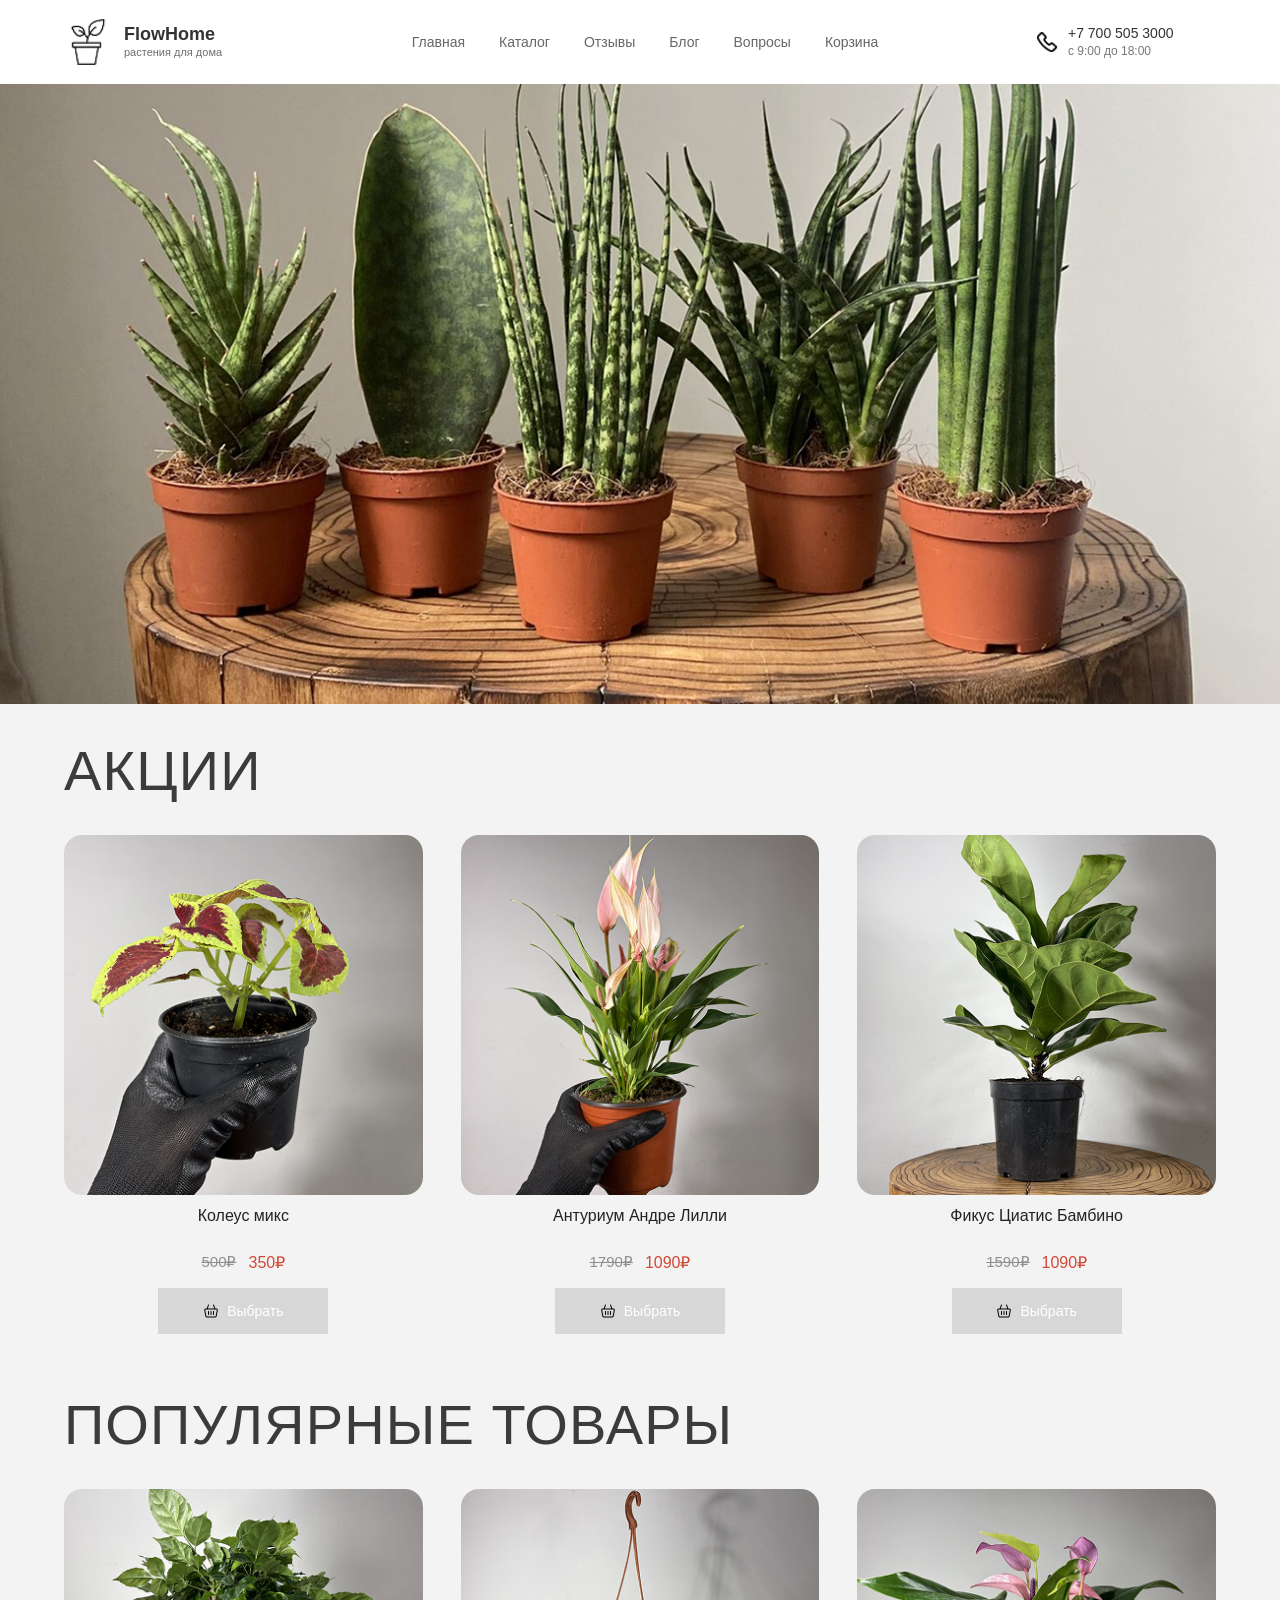
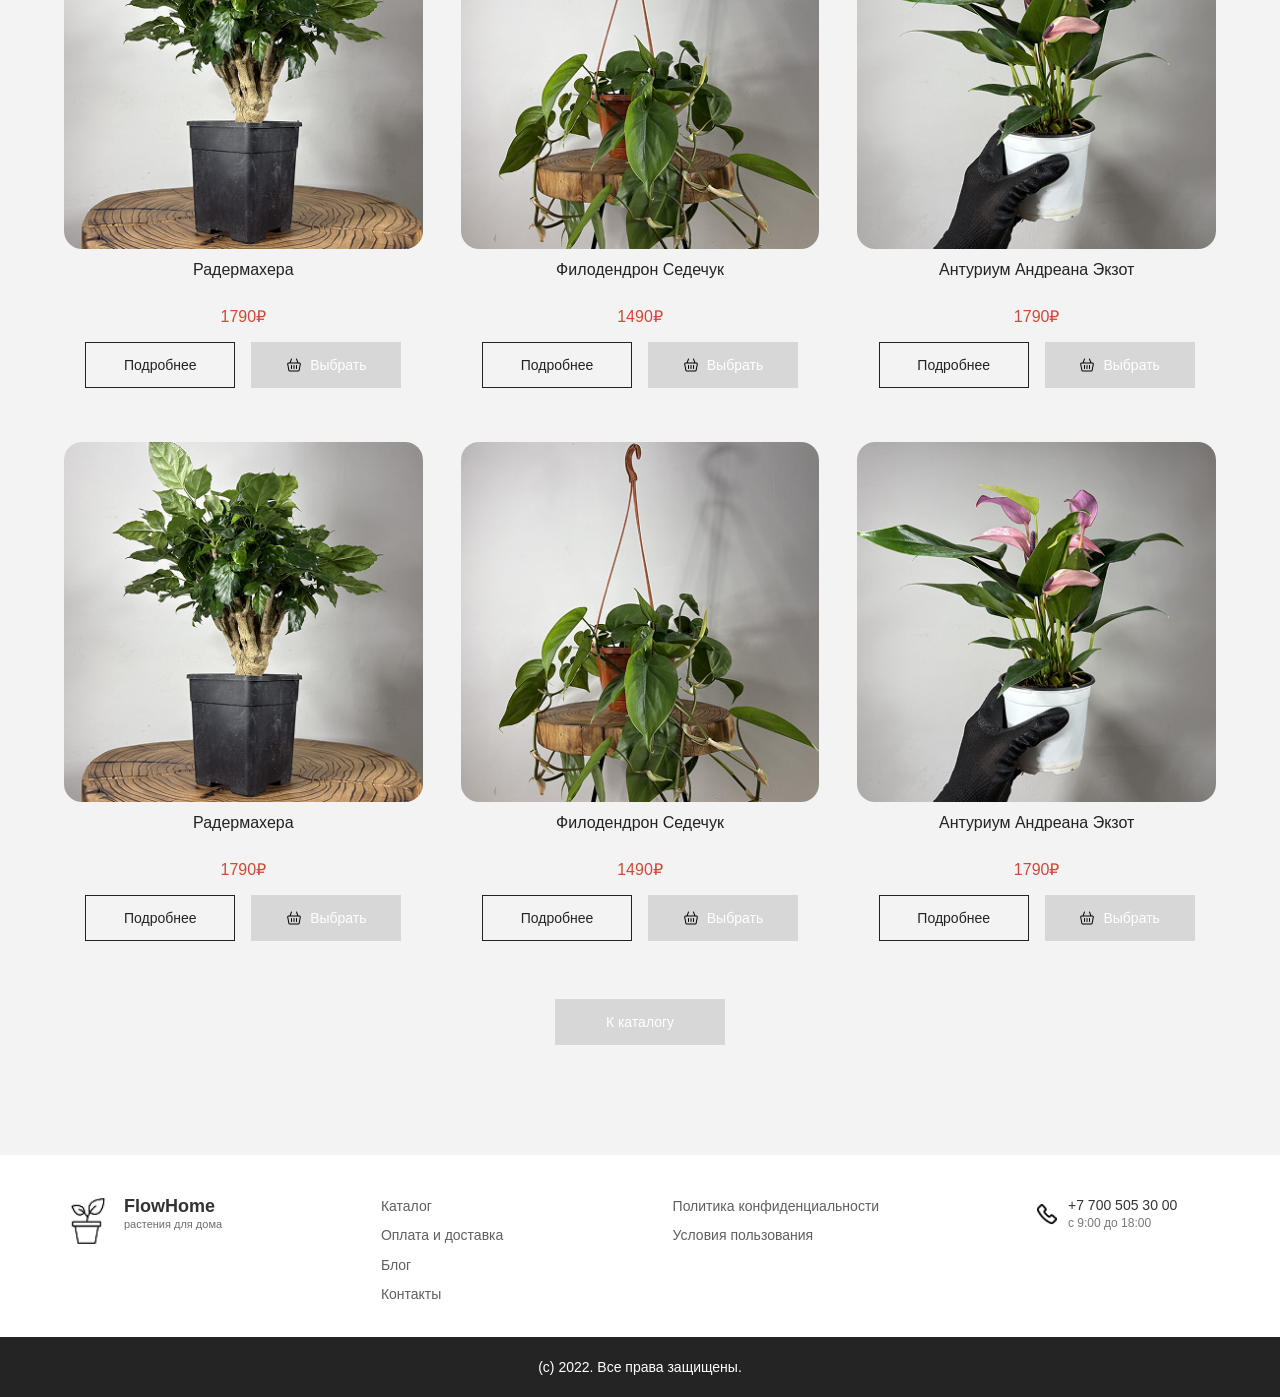
<file: index.html>
<!DOCTYPE html>
<html lang="ru">
<head>
    <meta charset="UTF-8">
    <meta name="viewport" content="width=device-width, initial-scale=1.0">
    <title>FlowHome — Главная</title>
    <link rel="stylesheet" href="templates/css/common.css">
    <link rel="stylesheet" href="templates/css/main.css">
    <link rel="icon" href="templates/img/logo.png">
</head>
<body>

<header class="site-header">
    <div class="container site-header__inner">
        <a href="/" class="site-logo">
            <img src="templates/img/logo.png" alt="FlowHome">
            <div class="site-logo__text">
                <h4>FlowHome</h4>
                <p>растения для дома</p>
            </div>
        </a>

        <nav class="site-nav">
            <ul>
                <li><a href="/">Главная</a></li>
                <li><a href="#">Каталог</a></li>
                <li><a href="#">Отзывы</a></li>
                <li><a href="blog.html">Блог</a></li>
                <li><a href="o_nas.html">Вопросы</a></li>
                <li><a href="basket.html">Корзина</a></li>
            </ul>
        </nav>

        <div class="site-phone">
            <img src="templates/img/phone.png" alt="Телефон">
            <div class="site-phone__text">
                <p>+7 700 505 3000</p>
                <span>с 9:00 до 18:00</span>
            </div>
        </div>
    </div>
</header>

<main>
    <section class="hero">
        <img src="templates/img/fon.png" alt="Растения FlowHome">
    </section>

    <section class="section">
        <div class="container">
            <h2 class="section-title">АКЦИИ</h2>

            <div class="product-grid">
                <article class="product-card sale-card">
                    <img src="templates/img/image-6.png" alt="Колеус микс">
                    <h3 class="product-title">Колеус микс</h3>
                    <div class="price-block">
                        <span class="old-price">500₽</span>
                        <span class="new-price">350₽</span>
                    </div>
                    <div class="product-buttons single-button">
                        <button class="btn btn-gray" type="button">
                            <img src="templates/img/Component.png" alt="">
                            <span>Выбрать</span>
                        </button>
                    </div>
                </article>

                <article class="product-card sale-card">
                    <img src="templates/img/image-7.png" alt="Антуриум Андре Лилли">
                    <h3 class="product-title">Антуриум Андре Лилли</h3>
                    <div class="price-block">
                        <span class="old-price">1790₽</span>
                        <span class="new-price">1090₽</span>
                    </div>
                    <div class="product-buttons single-button">
                        <button class="btn btn-gray" type="button">
                            <img src="templates/img/Component.png" alt="">
                            <span>Выбрать</span>
                        </button>
                    </div>
                </article>

                <article class="product-card sale-card">
                    <img src="templates/img/image-8.png" alt="Фикус Циатис Бамбино">
                    <h3 class="product-title">Фикус Циатис Бамбино</h3>
                    <div class="price-block">
                        <span class="old-price">1590₽</span>
                        <span class="new-price">1090₽</span>
                    </div>
                    <div class="product-buttons single-button">
                        <button class="btn btn-gray" type="button">
                            <img src="templates/img/Component.png" alt="">
                            <span>Выбрать</span>
                        </button>
                    </div>
                </article>
            </div>
        </div>
    </section>

    <section class="section">
        <div class="container">
            <h2 class="section-title">ПОПУЛЯРНЫЕ ТОВАРЫ</h2>

            <div class="product-grid">
                <article class="product-card">
                    <img src="templates/img/image.png" alt="Радермахера">
                    <h3 class="product-title">Радермахера</h3>
                    <p class="price">1790₽</p>
                    <div class="product-buttons">
                        <a href="#" class="btn btn-outline">Подробнее</a>
                        <button class="btn btn-gray" type="button">
                            <img src="templates/img/Component.png" alt="">
                            <span>Выбрать</span>
                        </button>
                    </div>
                </article>

                <article class="product-card">
                    <img src="templates/img/image-1.png" alt="Филодендрон Седечук">
                    <h3 class="product-title">Филодендрон Седечук</h3>
                    <p class="price">1490₽</p>
                    <div class="product-buttons">
                        <a href="#" class="btn btn-outline">Подробнее</a>
                        <button class="btn btn-gray" type="button">
                            <img src="templates/img/Component.png" alt="">
                            <span>Выбрать</span>
                        </button>
                    </div>
                </article>

                <article class="product-card">
                    <img src="templates/img/image-2.png" alt="Антуриум Андреана Экзот">
                    <h3 class="product-title">Антуриум Андреана Экзот</h3>
                    <p class="price">1790₽</p>
                    <div class="product-buttons">
                        <a href="#" class="btn btn-outline">Подробнее</a>
                        <button class="btn btn-gray" type="button">
                            <img src="templates/img/Component.png" alt="">
                            <span>Выбрать</span>
                        </button>
                    </div>
                </article>

                <article class="product-card">
                    <img src="templates/img/image-3.png" alt="Радермахера">
                    <h3 class="product-title">Радермахера</h3>
                    <p class="price">1790₽</p>
                    <div class="product-buttons">
                        <a href="#" class="btn btn-outline">Подробнее</a>
                        <button class="btn btn-gray" type="button">
                            <img src="templates/img/Component.png" alt="">
                            <span>Выбрать</span>
                        </button>
                    </div>
                </article>

                <article class="product-card">
                    <img src="templates/img/image-4.png" alt="Филодендрон Седечук">
                    <h3 class="product-title">Филодендрон Седечук</h3>
                    <p class="price">1490₽</p>
                    <div class="product-buttons">
                        <a href="#" class="btn btn-outline">Подробнее</a>
                        <button class="btn btn-gray" type="button">
                            <img src="templates/img/Component.png" alt="">
                            <span>Выбрать</span>
                        </button>
                    </div>
                </article>

                <article class="product-card">
                    <img src="templates/img/image-5.png" alt="Антуриум Андреана Экзот">
                    <h3 class="product-title">Антуриум Андреана Экзот</h3>
                    <p class="price">1790₽</p>
                    <div class="product-buttons">
                        <a href="#" class="btn btn-outline">Подробнее</a>
                        <button class="btn btn-gray" type="button">
                            <img src="templates/img/Component.png" alt="">
                            <span>Выбрать</span>
                        </button>
                    </div>
                </article>
            </div>

            <div class="catalog-link">
                <a href="#" class="btn btn-catalog">К каталогу</a>
            </div>
        </div>
    </section>
</main>

<footer class="site-footer">
    <div class="site-footer__top">
        <div class="container site-footer__top-inner">
            <a href="/" class="site-logo site-footer__logo">
                <img src="templates/img/logo.png" alt="FlowHome">
                <div class="site-logo__text">
                    <h4>FlowHome</h4>
                    <p>растения для дома</p>
                </div>
            </a>

            <div class="site-footer__links">
                <ul>
                    <li><a href="#">Каталог</a></li>
                    <li><a href="#">Оплата и доставка</a></li>
                    <li><a href="blog.html">Блог</a></li>
                    <li><a href="#">Контакты</a></li>
                </ul>
            </div>

            <div class="site-footer__links">
                <ul>
                    <li><a href="#">Политика конфиденциальности</a></li>
                    <li><a href="#">Условия пользования</a></li>
                </ul>
            </div>

            <div class="site-phone site-footer__phone">
                <img src="templates/img/phone.png" alt="Телефон">
                <div class="site-phone__text">
                    <p>+7 700 505 30 00</p>
                    <span>с 9:00 до 18:00</span>
                </div>
            </div>
        </div>
    </div>

    <div class="site-footer__bottom">
        <p>(c) 2022. Все права защищены.</p>
    </div>
</footer>

</body>
</html>
</file>
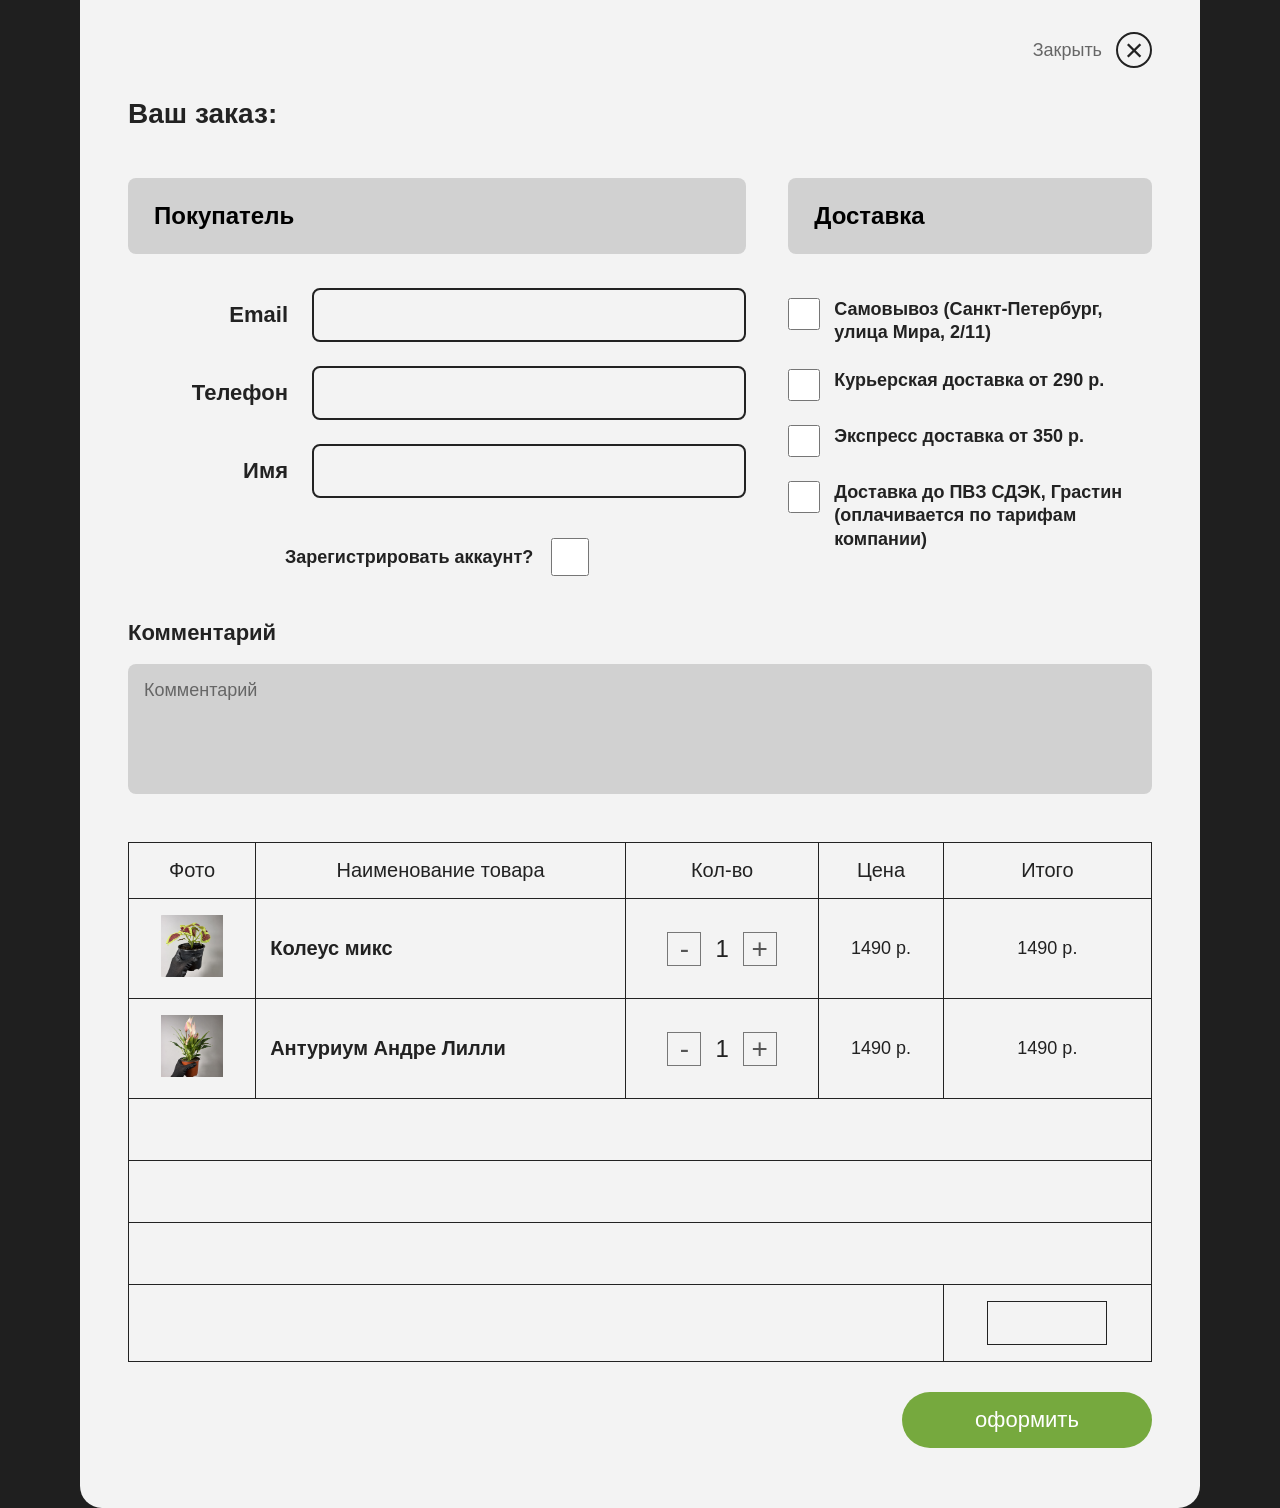
<file: basket.html>
<!DOCTYPE html>
<html lang="ru">
<head>
    <meta charset="UTF-8">
    <meta name="viewport" content="width=device-width, initial-scale=1.0">
    <title>FlowHome — Корзина</title>
    <link rel="stylesheet" href="templates/css/basket.css">
    <link rel="icon" href="templates/img/logo.png">
</head>
<body>

<div class="basket-page">
    <a href="main.html" class="basket-close">
        <span>Закрыть</span>
        <div>×</div>
    </a>

    <h1 class="basket-title">Ваш заказ:</h1>

    <main class="basket-main">
        <section class="basket-top">
            <div class="basket-columns">
                <div class="basket-left">
                    <div class="basket-block-title">Покупатель</div>

                    <form class="basket-form">
                        <div class="basket-field">
                            <label for="email">Email</label>
                            <input type="email" id="email">
                        </div>

                        <div class="basket-field">
                            <label for="phone">Телефон</label>
                            <input type="tel" id="phone">
                        </div>

                        <div class="basket-field">
                            <label for="name">Имя</label>
                            <input type="text" id="name">
                        </div>

                        <div class="basket-register">
                            <label for="register">Зарегистрировать аккаунт?</label>
                            <input type="checkbox" id="register">
                        </div>
                    </form>
                </div>

                <div class="basket-right">
                    <div class="basket-block-title">Доставка</div>

                    <form class="basket-delivery">
                        <label class="basket-check">
                            <input type="checkbox">
                            <span>Самовывоз (Санкт-Петербург, улица Мира, 2/11)</span>
                        </label>

                        <label class="basket-check">
                            <input type="checkbox">
                            <span>Курьерская доставка от 290 р.</span>
                        </label>

                        <label class="basket-check">
                            <input type="checkbox">
                            <span>Экспресс доставка от 350 р.</span>
                        </label>

                        <label class="basket-check">
                            <input type="checkbox">
                            <span>Доставка до ПВЗ СДЭК, Грастин (оплачивается по тарифам компании)</span>
                        </label>
                    </form>
                </div>
            </div>
        </section>

        <section class="basket-comment">
            <h3>Комментарий</h3>
            <textarea placeholder="Комментарий"></textarea>
        </section>

        <section class="basket-table-wrap desktop-cart">
            <table class="basket-table">
                <thead>
                    <tr>
                        <th>Фото</th>
                        <th>Наименование товара</th>
                        <th>Кол-во</th>
                        <th>Цена</th>
                        <th>Итого</th>
                    </tr>
                </thead>
                <tbody>
                    <tr>
                        <td class="basket-photo">
                            <img src="templates/img/image-6.png" alt="Колеус микс">
                        </td>
                        <td class="basket-name">Колеус микс</td>
                        <td>
                            <div class="basket-qty">
                                <button type="button">-</button>
                                <span>1</span>
                                <button type="button">+</button>
                            </div>
                        </td>
                        <td>1490 р.</td>
                        <td>1490 р.</td>
                    </tr>

                    <tr>
                        <td class="basket-photo">
                            <img src="templates/img/image-7.png" alt="Антуриум Андре Лилли">
                        </td>
                        <td class="basket-name">Антуриум Андре Лилли</td>
                        <td>
                            <div class="basket-qty">
                                <button type="button">-</button>
                                <span>1</span>
                                <button type="button">+</button>
                            </div>
                        </td>
                        <td>1490 р.</td>
                        <td>1490 р.</td>
                    </tr>

                    <tr class="basket-empty-row">
                        <td colspan="5"></td>
                    </tr>

                    <tr class="basket-empty-row">
                        <td colspan="5"></td>
                    </tr>

                    <tr class="basket-empty-row">
                        <td colspan="5"></td>
                    </tr>

                    <tr class="basket-total-row">
                        <td colspan="4"></td>
                        <td>
                            <input type="text" class="basket-coupon-input">
                        </td>
                    </tr>
                </tbody>
            </table>
        </section>

        <section class="mobile-cart">
            <div class="mobile-cart-box">
                <div class="mobile-cart-item">
                    <img src="templates/img/image-6.png" alt="Колеус микс">
                    <h4>Колеус микс</h4>
                    <div class="mobile-qty">
                        <button type="button">-</button>
                        <span>1</span>
                        <button type="button">+</button>
                    </div>
                    <p class="mobile-price">1490 р.</p>
                </div>

                <div class="mobile-cart-item">
                    <img src="templates/img/image-7.png" alt="Антуриум Андре Лилли">
                    <h4>Антуриум Андре Лилли</h4>
                    <div class="mobile-qty">
                        <button type="button">-</button>
                        <span>1</span>
                        <button type="button">+</button>
                    </div>
                    <p class="mobile-price">1490 р.</p>
                </div>

                <div class="mobile-summary">
                    <p>Итого: 2980 р.</p>
                    <p>Самовывоз (Санкт-Петербург, улица Мира, 2/11)</p>
                    <div class="mobile-coupon">
                        <label for="promo">Купон:</label>
                        <input type="text" id="promo">
                    </div>
                </div>
            </div>
        </section>

        <div class="basket-submit">
            <button type="button">оформить</button>
        </div>
    </main>
</div>

</body>
</html>
</file>
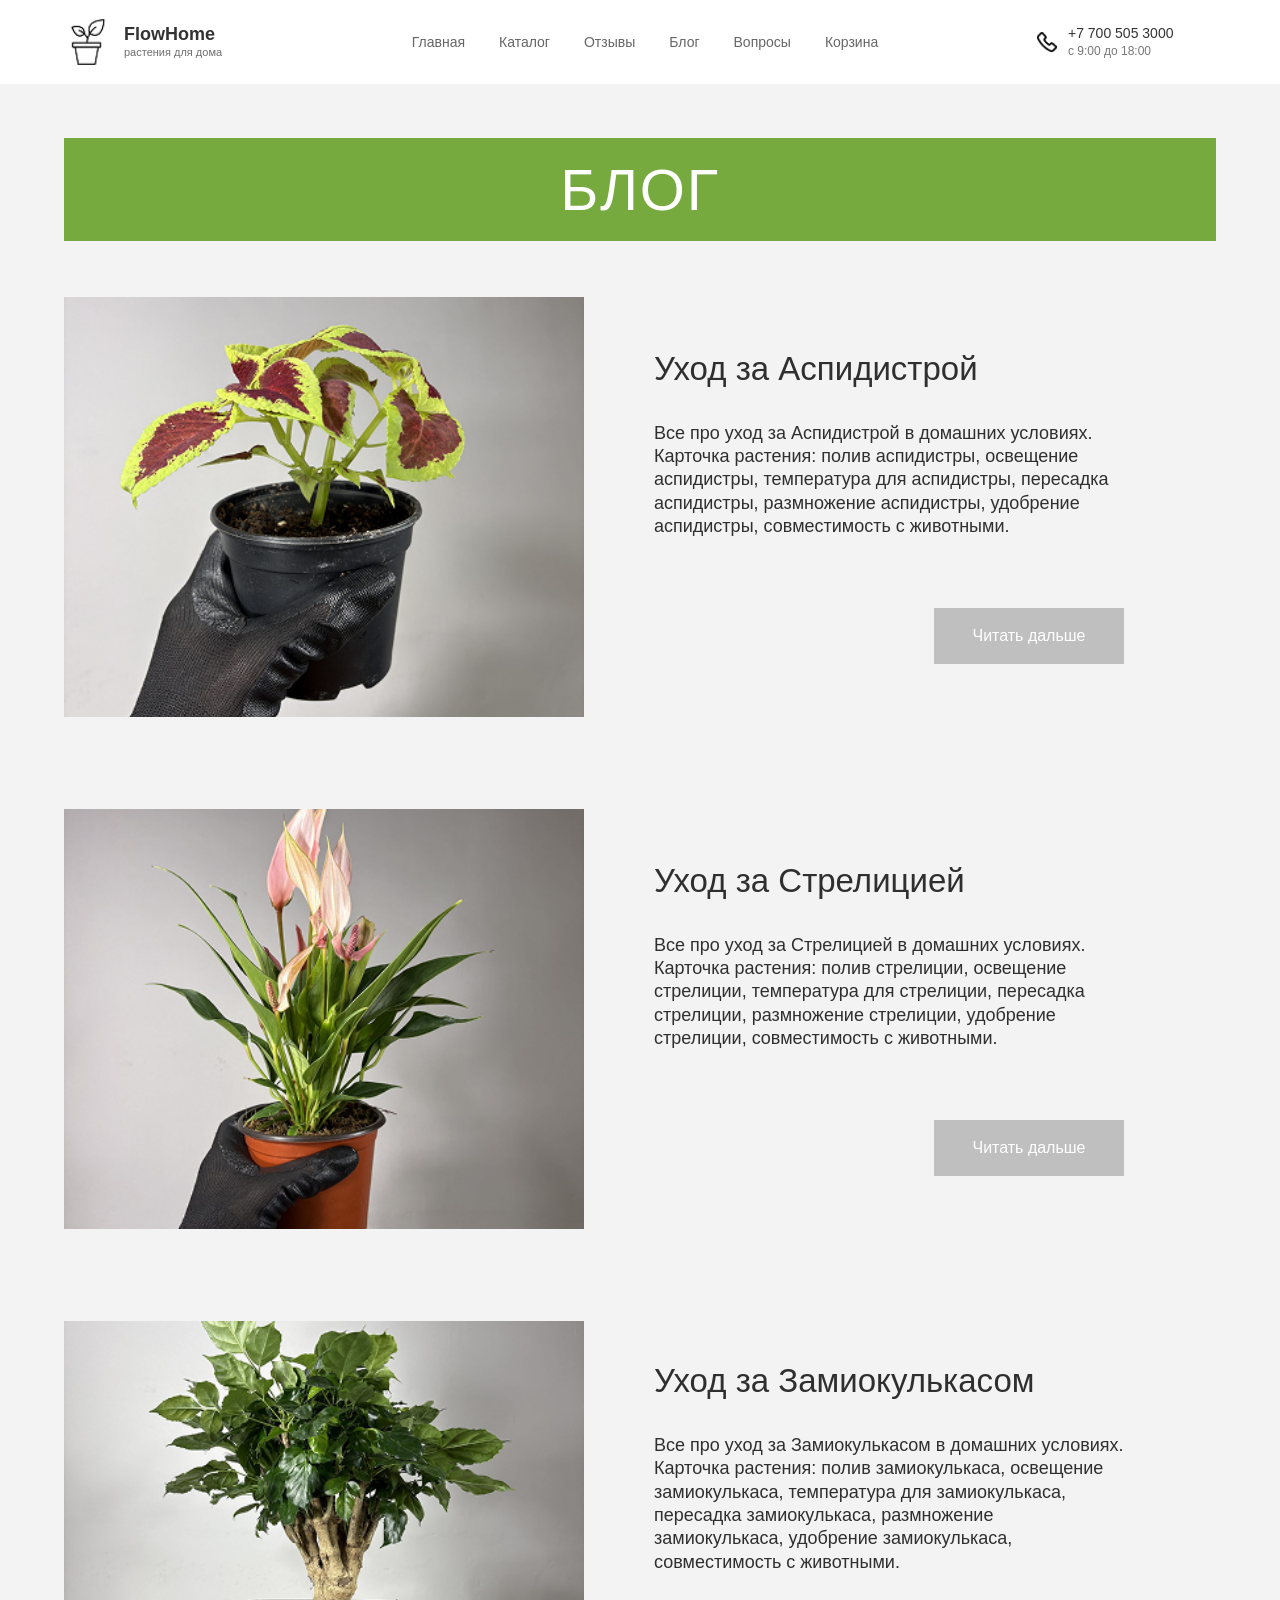
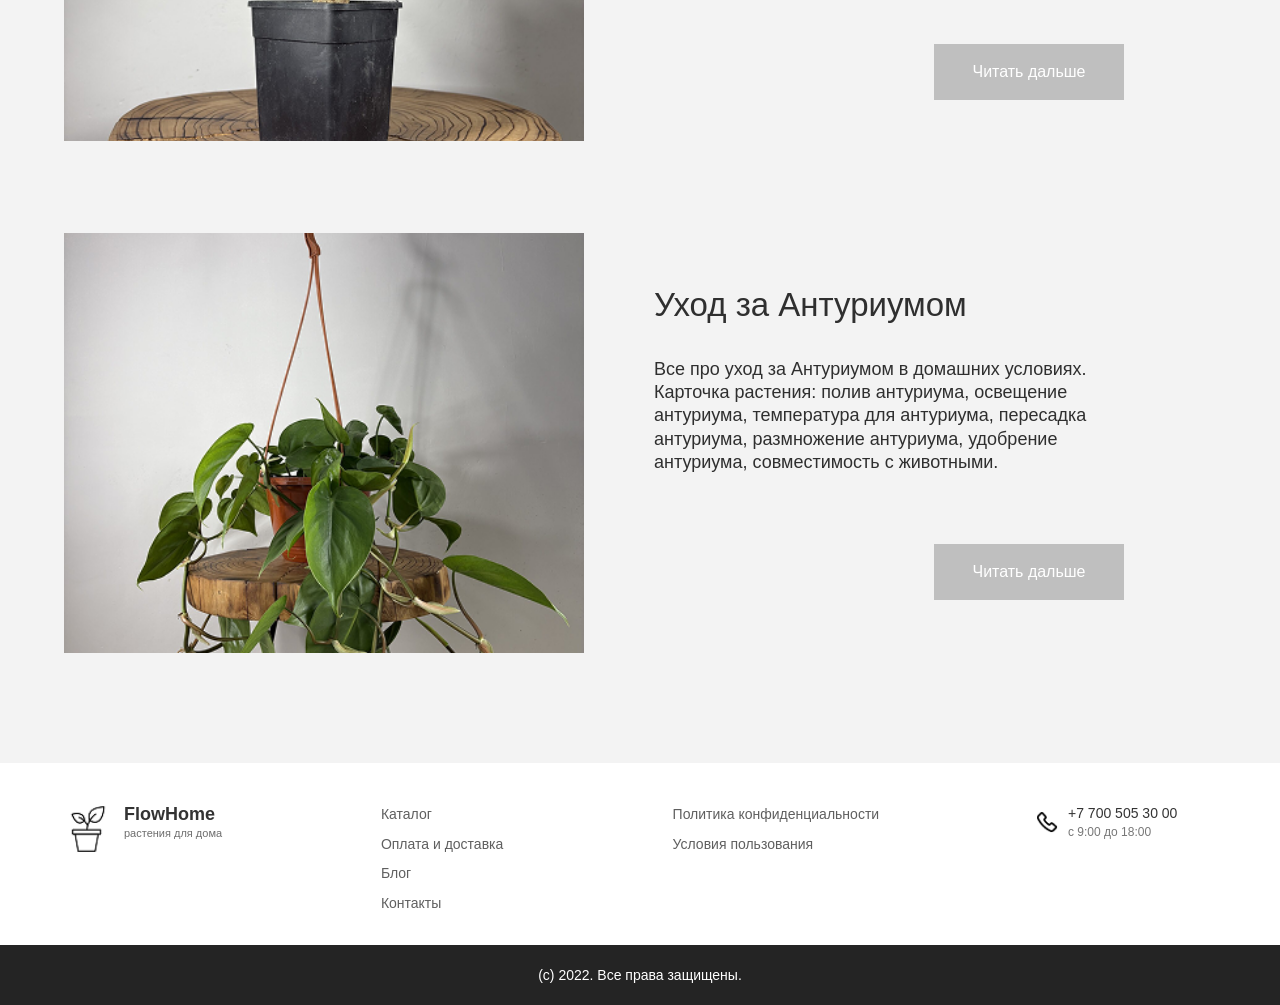
<file: blog.html>
<!DOCTYPE html>
<html lang="ru">
<head>
    <meta charset="UTF-8">
    <meta name="viewport" content="width=device-width, initial-scale=1.0">
    <title>FlowHome — Блог</title>
    <link rel="stylesheet" href="templates/css/common.css">
    <link rel="stylesheet" href="templates/css/styleblog.css">
    <link rel="icon" href="templates/img/logo.png">
</head>
<body>

<header class="site-header">
    <div class="container site-header__inner">
        <a href="main.html" class="site-logo">
            <img src="templates/img/logo.png" alt="FlowHome">
            <div class="site-logo__text">
                <h4>FlowHome</h4>
                <p>растения для дома</p>
            </div>
        </a>

        <nav class="site-nav">
            <ul>
                <li><a href="main.html">Главная</a></li>
                <li><a href="#">Каталог</a></li>
                <li><a href="#">Отзывы</a></li>
                <li><a href="blog.html">Блог</a></li>
                <li><a href="o_nas.html">Вопросы</a></li>
                <li><a href="basket.html">Корзина</a></li>
            </ul>
        </nav>

        <div class="site-phone">
            <img src="templates/img/phone.png" alt="Телефон">
            <div class="site-phone__text">
                <p>+7 700 505 3000</p>
                <span>c 9:00 до 18:00</span>
            </div>
        </div>
    </div>
</header>

<main>
    <section class="blog-banner">
        <div class="container">
            <h1>БЛОГ</h1>
        </div>
    </section>

    <section class="blog-list">
        <div class="container">

            <article class="blog-card">
                <div class="blog-card__image">
                    <img src="templates/img/image-6.png" alt="Аспидистра">
                </div>
                <div class="blog-card__content">
                    <h2>Уход за Аспидистрой</h2>
                    <p>
                        Все про уход за Аспидистрой в домашних условиях. Карточка растения:
                        полив аспидистры, освещение аспидистры, температура для аспидистры,
                        пересадка аспидистры, размножение аспидистры, удобрение аспидистры,
                        совместимость с животными.
                    </p>
                    <div class="blog-card__button">
                        <a href="#" class="btn btn-gray blog-btn">Читать дальше</a>
                    </div>
                </div>
            </article>

            <article class="blog-card">
                <div class="blog-card__image">
                    <img src="templates/img/image-7.png" alt="Стрелиция">
                </div>
                <div class="blog-card__content">
                    <h2>Уход за Стрелицией</h2>
                    <p>
                        Все про уход за Стрелицией в домашних условиях. Карточка растения:
                        полив стрелиции, освещение стрелиции, температура для стрелиции,
                        пересадка стрелиции, размножение стрелиции, удобрение стрелиции,
                        совместимость с животными.
                    </p>
                    <div class="blog-card__button">
                        <a href="#" class="btn btn-gray blog-btn">Читать дальше</a>
                    </div>
                </div>
            </article>

            <article class="blog-card">
                <div class="blog-card__image">
                    <img src="templates/img/image.png" alt="Замиокулькас">
                </div>
                <div class="blog-card__content">
                    <h2>Уход за Замиокулькасом</h2>
                    <p>
                        Все про уход за Замиокулькасом в домашних условиях. Карточка растения:
                        полив замиокулькаса, освещение замиокулькаса, температура для замиокулькаса,
                        пересадка замиокулькаса, размножение замиокулькаса, удобрение замиокулькаса,
                        совместимость с животными.
                    </p>
                    <div class="blog-card__button">
                        <a href="#" class="btn btn-gray blog-btn">Читать дальше</a>
                    </div>
                </div>
            </article>

            <article class="blog-card">
                <div class="blog-card__image">
                    <img src="templates/img/image-1.png" alt="Антуриум">
                </div>
                <div class="blog-card__content">
                    <h2>Уход за Антуриумом</h2>
                    <p>
                        Все про уход за Антуриумом в домашних условиях. Карточка растения:
                        полив антуриума, освещение антуриума, температура для антуриума,
                        пересадка антуриума, размножение антуриума, удобрение антуриума,
                        совместимость с животными.
                    </p>
                    <div class="blog-card__button">
                        <a href="#" class="btn btn-gray blog-btn">Читать дальше</a>
                    </div>
                </div>
            </article>

        </div>
    </section>
</main>

<footer class="site-footer">
    <div class="site-footer__top">
        <div class="container site-footer__top-inner">
            <a href="main.html" class="site-logo site-footer__logo">
                <img src="templates/img/logo.png" alt="FlowHome">
                <div class="site-logo__text">
                    <h4>FlowHome</h4>
                    <p>растения для дома</p>
                </div>
            </a>

            <div class="site-footer__links">
                <ul>
                    <li><a href="#">Каталог</a></li>
                    <li><a href="#">Оплата и доставка</a></li>
                    <li><a href="blog.html">Блог</a></li>
                    <li><a href="#">Контакты</a></li>
                </ul>
            </div>

            <div class="site-footer__links">
                <ul>
                    <li><a href="#">Политика конфиденциальности</a></li>
                    <li><a href="#">Условия пользования</a></li>
                </ul>
            </div>

            <div class="site-phone site-footer__phone">
                <img src="templates/img/phone.png" alt="Телефон">
                <div class="site-phone__text">
                    <p>+7 700 505 30 00</p>
                    <span>c 9:00 до 18:00</span>
                </div>
            </div>
        </div>
    </div>

    <div class="site-footer__bottom">
        <p>(c) 2022. Все права защищены.</p>
    </div>
</footer>

</body>
</html>
</file>
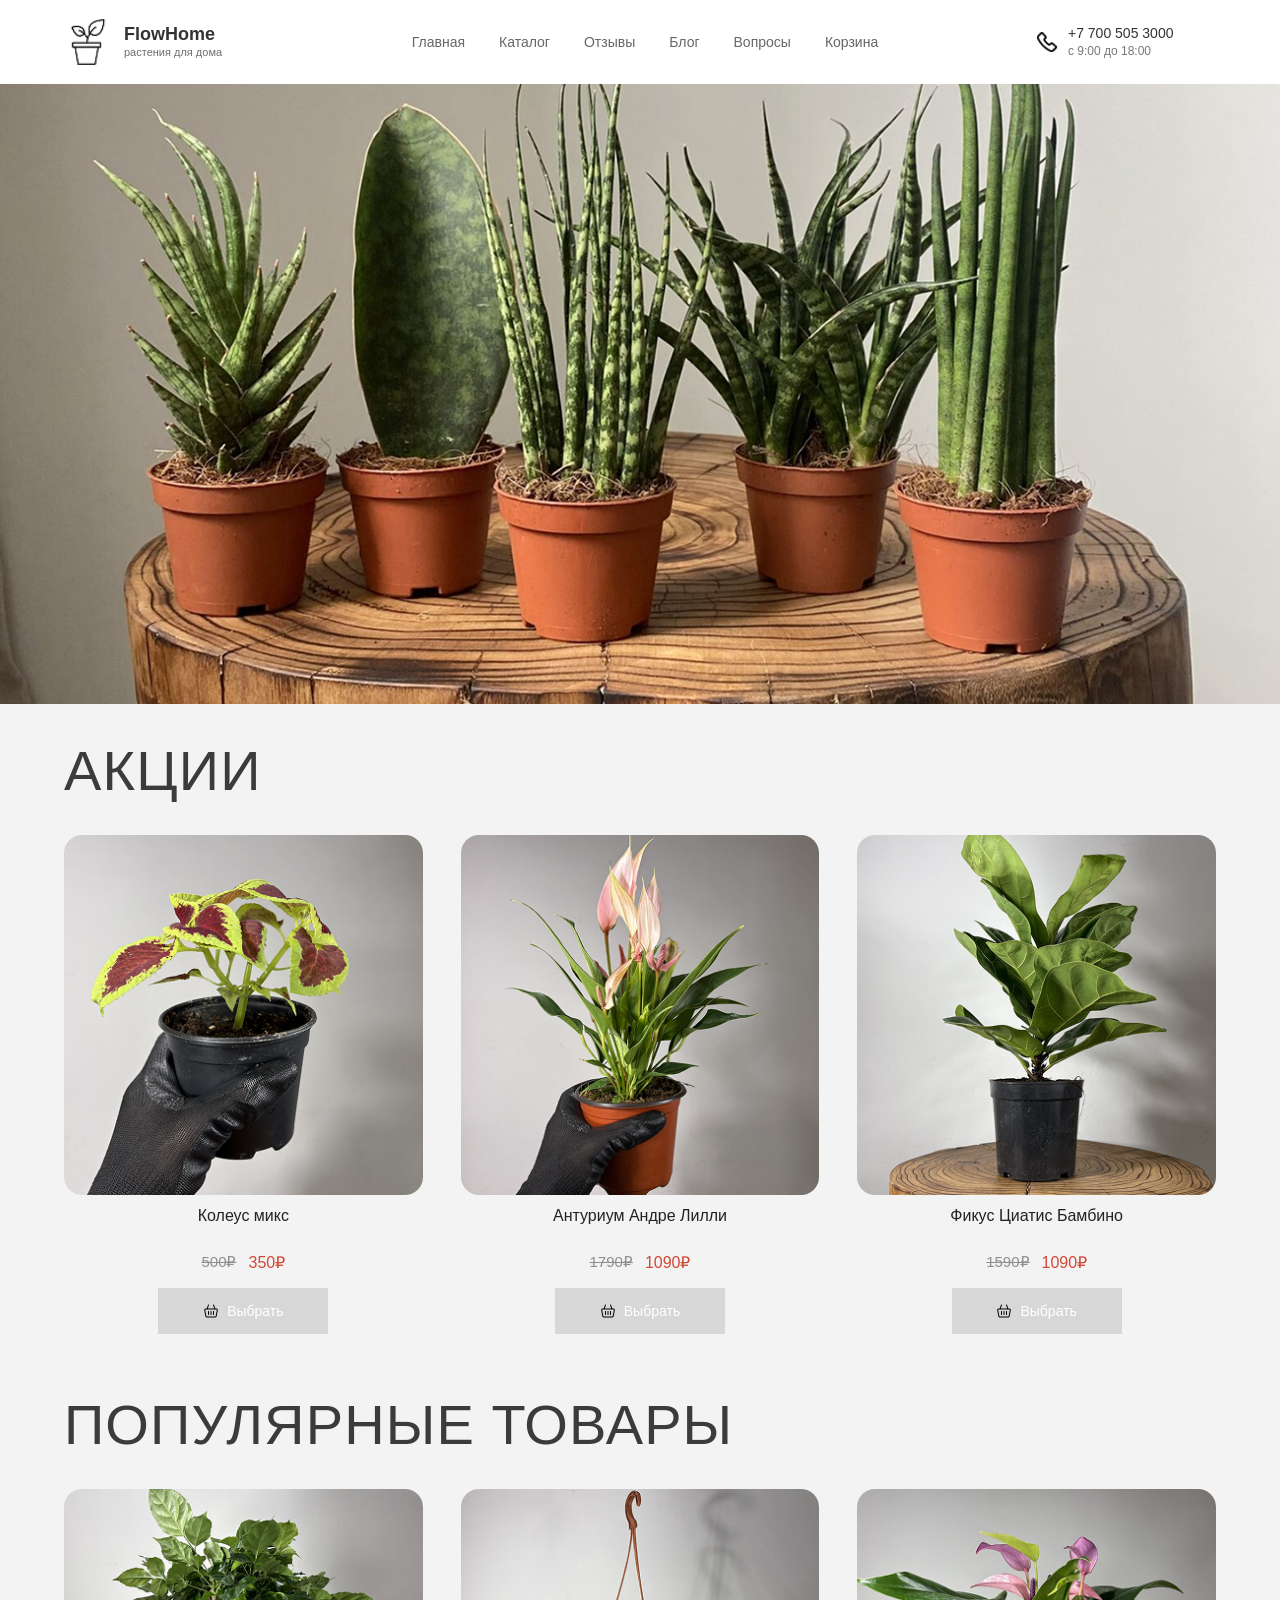
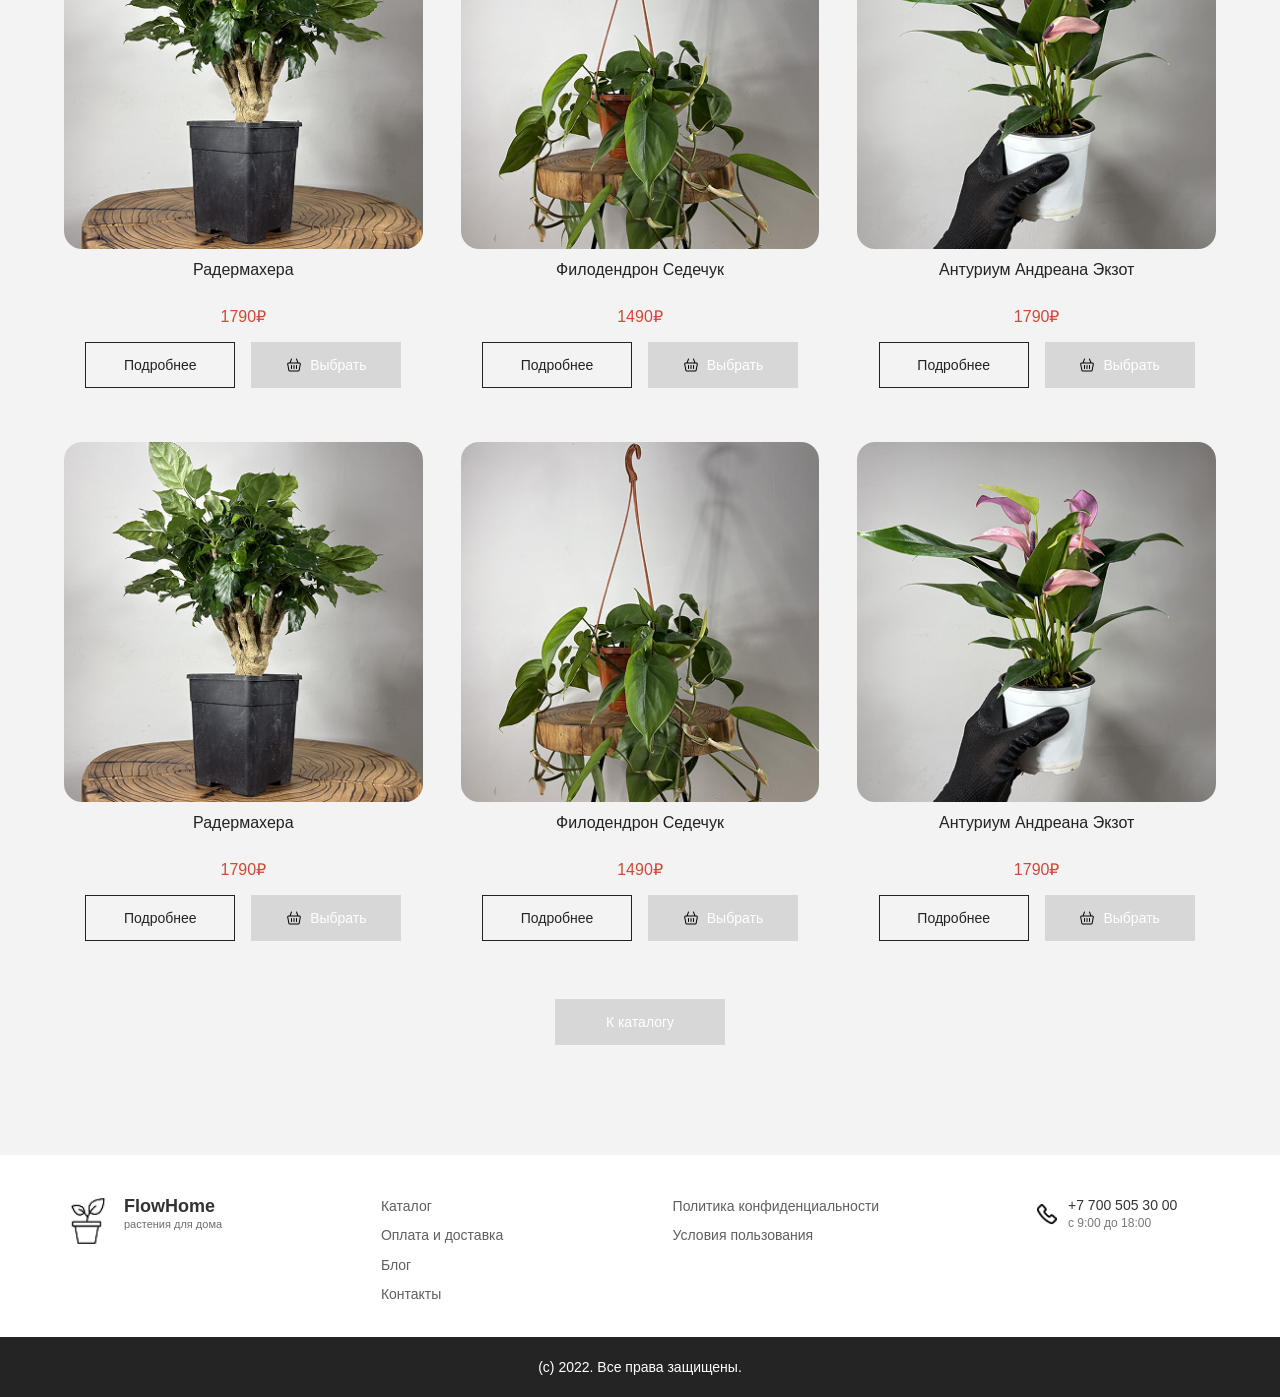
<file: main.html>
<!DOCTYPE html>
<html lang="ru">
<head>
    <meta charset="UTF-8">
    <meta name="viewport" content="width=device-width, initial-scale=1.0">
    <title>FlowHome — Главная</title>
    <link rel="stylesheet" href="templates/css/common.css">
    <link rel="stylesheet" href="templates/css/main.css">
    <link rel="icon" href="templates/img/logo.png">
</head>
<body>

<header class="site-header">
    <div class="container site-header__inner">
        <a href="main.html" class="site-logo">
            <img src="templates/img/logo.png" alt="FlowHome">
            <div class="site-logo__text">
                <h4>FlowHome</h4>
                <p>растения для дома</p>
            </div>
        </a>

        <nav class="site-nav">
            <ul>
                <li><a href="main.html">Главная</a></li>
                <li><a href="#">Каталог</a></li>
                <li><a href="#">Отзывы</a></li>
                <li><a href="blog.html">Блог</a></li>
                <li><a href="o_nas.html">Вопросы</a></li>
                <li><a href="basket.html">Корзина</a></li>
            </ul>
        </nav>

        <div class="site-phone">
            <img src="templates/img/phone.png" alt="Телефон">
            <div class="site-phone__text">
                <p>+7 700 505 3000</p>
                <span>с 9:00 до 18:00</span>
            </div>
        </div>
    </div>
</header>

<main>
    <section class="hero">
        <img src="templates/img/fon.png" alt="Растения FlowHome">
    </section>

    <section class="section">
        <div class="container">
            <h2 class="section-title">АКЦИИ</h2>

            <div class="product-grid">
                <article class="product-card sale-card">
                    <img src="templates/img/image-6.png" alt="Колеус микс">
                    <h3 class="product-title">Колеус микс</h3>
                    <div class="price-block">
                        <span class="old-price">500₽</span>
                        <span class="new-price">350₽</span>
                    </div>
                    <div class="product-buttons single-button">
                        <button class="btn btn-gray" type="button">
                            <img src="templates/img/Component.png" alt="">
                            <span>Выбрать</span>
                        </button>
                    </div>
                </article>

                <article class="product-card sale-card">
                    <img src="templates/img/image-7.png" alt="Антуриум Андре Лилли">
                    <h3 class="product-title">Антуриум Андре Лилли</h3>
                    <div class="price-block">
                        <span class="old-price">1790₽</span>
                        <span class="new-price">1090₽</span>
                    </div>
                    <div class="product-buttons single-button">
                        <button class="btn btn-gray" type="button">
                            <img src="templates/img/Component.png" alt="">
                            <span>Выбрать</span>
                        </button>
                    </div>
                </article>

                <article class="product-card sale-card">
                    <img src="templates/img/image-8.png" alt="Фикус Циатис Бамбино">
                    <h3 class="product-title">Фикус Циатис Бамбино</h3>
                    <div class="price-block">
                        <span class="old-price">1590₽</span>
                        <span class="new-price">1090₽</span>
                    </div>
                    <div class="product-buttons single-button">
                        <button class="btn btn-gray" type="button">
                            <img src="templates/img/Component.png" alt="">
                            <span>Выбрать</span>
                        </button>
                    </div>
                </article>
            </div>
        </div>
    </section>

    <section class="section">
        <div class="container">
            <h2 class="section-title">ПОПУЛЯРНЫЕ ТОВАРЫ</h2>

            <div class="product-grid">
                <article class="product-card">
                    <img src="templates/img/image.png" alt="Радермахера">
                    <h3 class="product-title">Радермахера</h3>
                    <p class="price">1790₽</p>
                    <div class="product-buttons">
                        <a href="#" class="btn btn-outline">Подробнее</a>
                        <button class="btn btn-gray" type="button">
                            <img src="templates/img/Component.png" alt="">
                            <span>Выбрать</span>
                        </button>
                    </div>
                </article>

                <article class="product-card">
                    <img src="templates/img/image-1.png" alt="Филодендрон Седечук">
                    <h3 class="product-title">Филодендрон Седечук</h3>
                    <p class="price">1490₽</p>
                    <div class="product-buttons">
                        <a href="#" class="btn btn-outline">Подробнее</a>
                        <button class="btn btn-gray" type="button">
                            <img src="templates/img/Component.png" alt="">
                            <span>Выбрать</span>
                        </button>
                    </div>
                </article>

                <article class="product-card">
                    <img src="templates/img/image-2.png" alt="Антуриум Андреана Экзот">
                    <h3 class="product-title">Антуриум Андреана Экзот</h3>
                    <p class="price">1790₽</p>
                    <div class="product-buttons">
                        <a href="#" class="btn btn-outline">Подробнее</a>
                        <button class="btn btn-gray" type="button">
                            <img src="templates/img/Component.png" alt="">
                            <span>Выбрать</span>
                        </button>
                    </div>
                </article>

                <article class="product-card">
                    <img src="templates/img/image-3.png" alt="Радермахера">
                    <h3 class="product-title">Радермахера</h3>
                    <p class="price">1790₽</p>
                    <div class="product-buttons">
                        <a href="#" class="btn btn-outline">Подробнее</a>
                        <button class="btn btn-gray" type="button">
                            <img src="templates/img/Component.png" alt="">
                            <span>Выбрать</span>
                        </button>
                    </div>
                </article>

                <article class="product-card">
                    <img src="templates/img/image-4.png" alt="Филодендрон Седечук">
                    <h3 class="product-title">Филодендрон Седечук</h3>
                    <p class="price">1490₽</p>
                    <div class="product-buttons">
                        <a href="#" class="btn btn-outline">Подробнее</a>
                        <button class="btn btn-gray" type="button">
                            <img src="templates/img/Component.png" alt="">
                            <span>Выбрать</span>
                        </button>
                    </div>
                </article>

                <article class="product-card">
                    <img src="templates/img/image-5.png" alt="Антуриум Андреана Экзот">
                    <h3 class="product-title">Антуриум Андреана Экзот</h3>
                    <p class="price">1790₽</p>
                    <div class="product-buttons">
                        <a href="#" class="btn btn-outline">Подробнее</a>
                        <button class="btn btn-gray" type="button">
                            <img src="templates/img/Component.png" alt="">
                            <span>Выбрать</span>
                        </button>
                    </div>
                </article>
            </div>

            <div class="catalog-link">
                <a href="#" class="btn btn-catalog">К каталогу</a>
            </div>
        </div>
    </section>
</main>

<footer class="site-footer">
    <div class="site-footer__top">
        <div class="container site-footer__top-inner">
            <a href="main.html" class="site-logo site-footer__logo">
                <img src="templates/img/logo.png" alt="FlowHome">
                <div class="site-logo__text">
                    <h4>FlowHome</h4>
                    <p>растения для дома</p>
                </div>
            </a>

            <div class="site-footer__links">
                <ul>
                    <li><a href="#">Каталог</a></li>
                    <li><a href="#">Оплата и доставка</a></li>
                    <li><a href="blog.html">Блог</a></li>
                    <li><a href="#">Контакты</a></li>
                </ul>
            </div>

            <div class="site-footer__links">
                <ul>
                    <li><a href="#">Политика конфиденциальности</a></li>
                    <li><a href="#">Условия пользования</a></li>
                </ul>
            </div>

            <div class="site-phone site-footer__phone">
                <img src="templates/img/phone.png" alt="Телефон">
                <div class="site-phone__text">
                    <p>+7 700 505 30 00</p>
                    <span>с 9:00 до 18:00</span>
                </div>
            </div>
        </div>
    </div>

    <div class="site-footer__bottom">
        <p>(c) 2022. Все права защищены.</p>
    </div>
</footer>

</body>
</html>
</file>
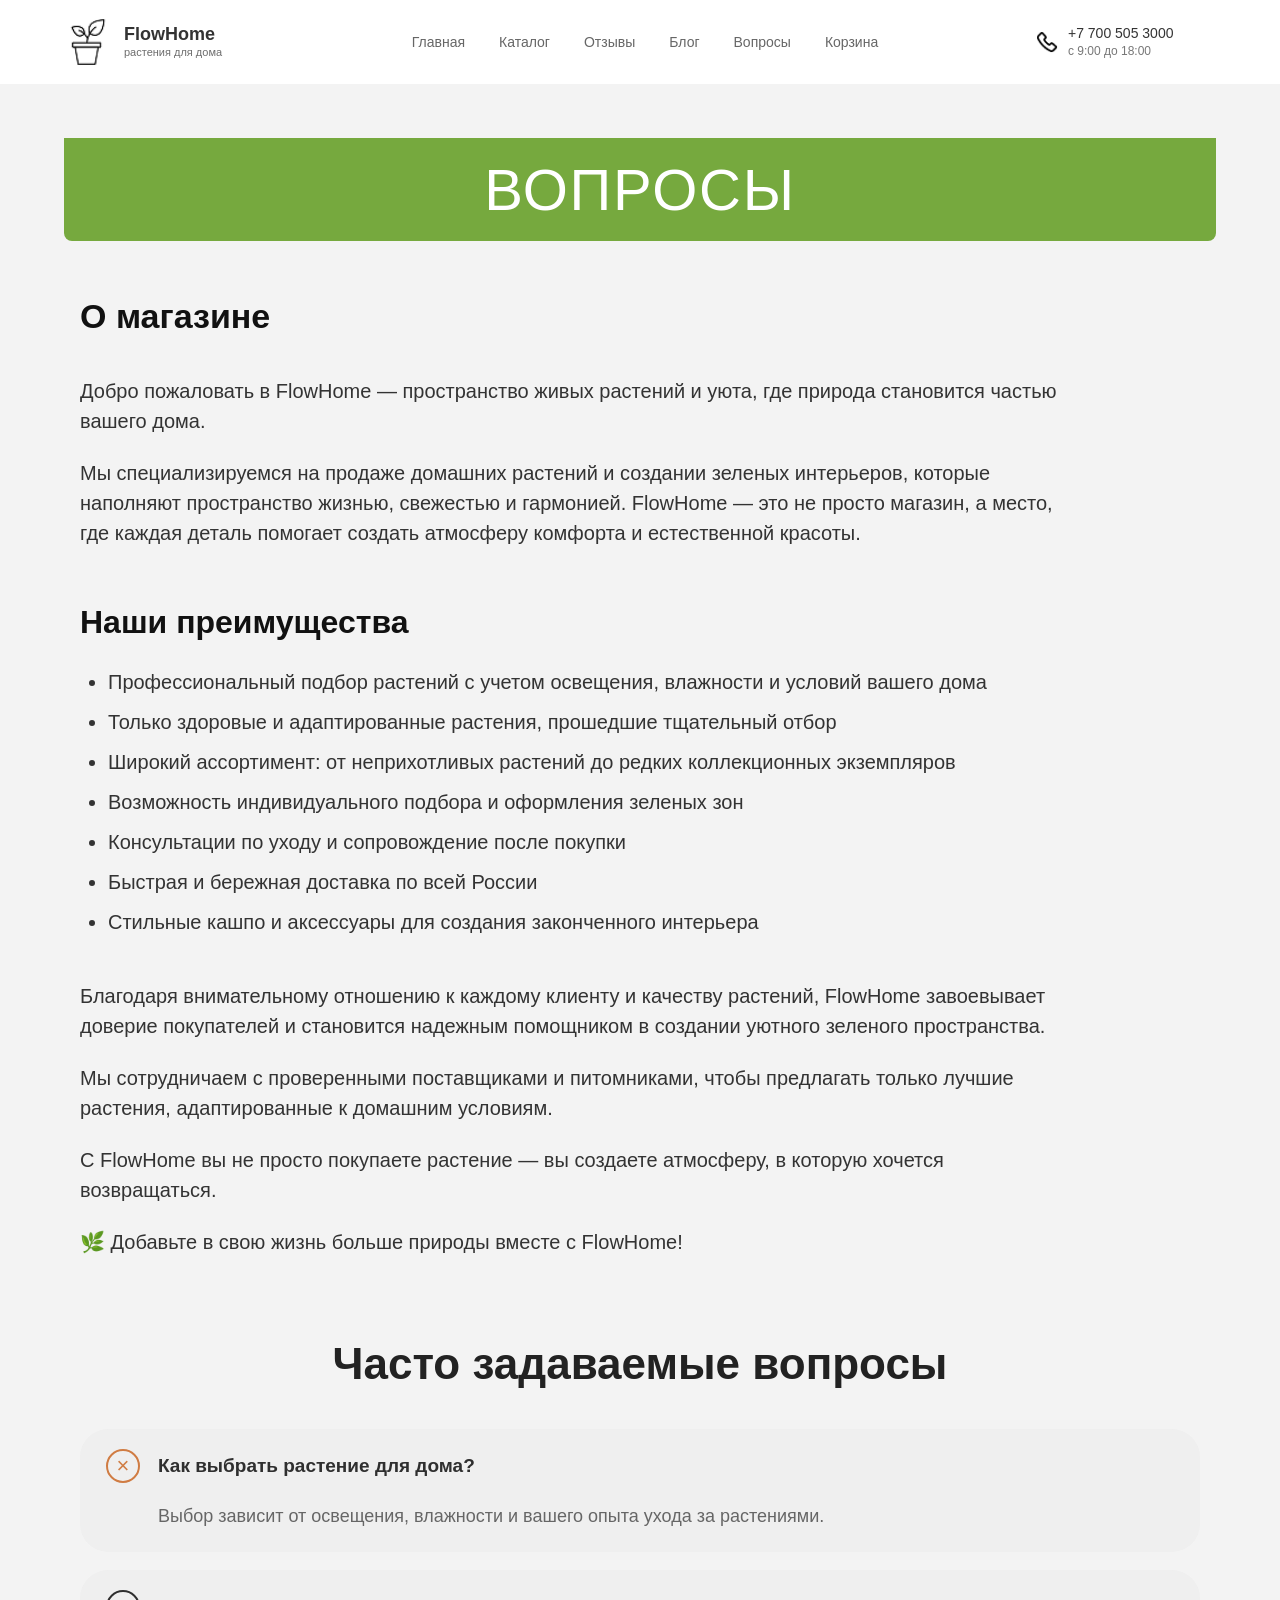
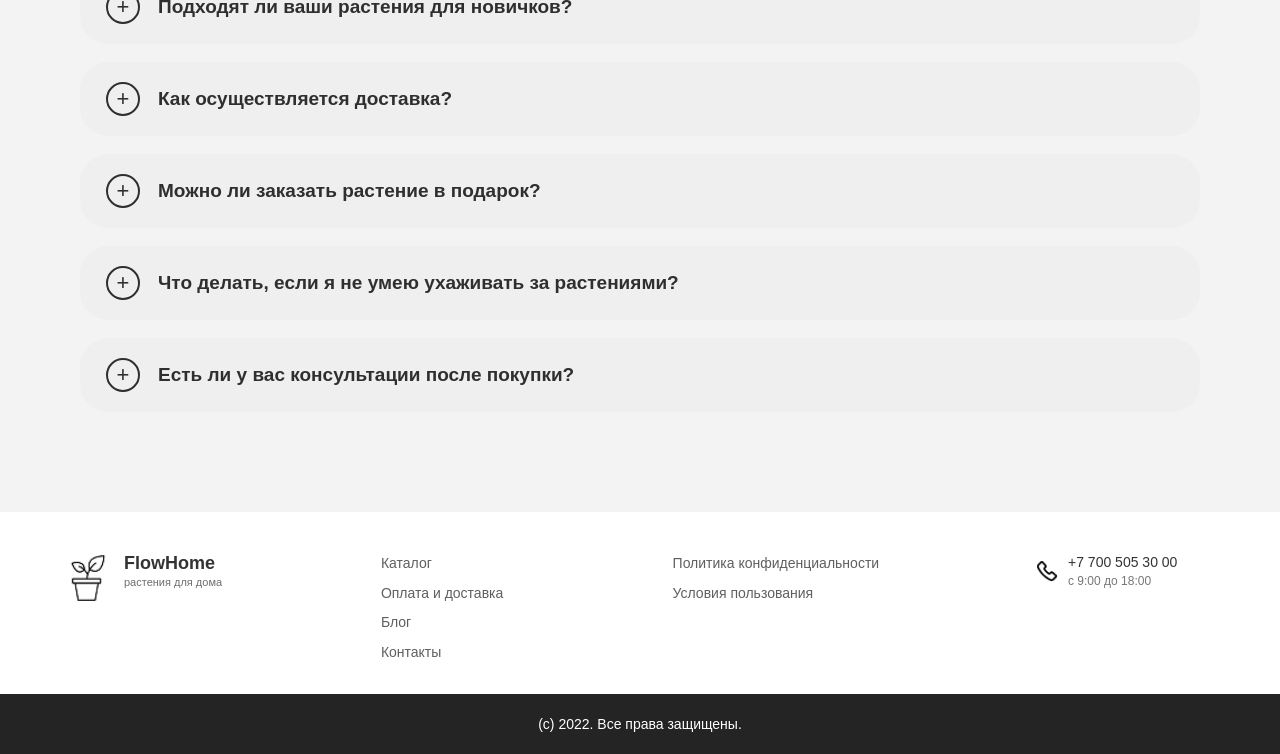
<file: o_nas.html>
<!DOCTYPE html>
<html lang="ru">
<head>
    <meta charset="UTF-8">
    <meta name="viewport" content="width=device-width, initial-scale=1.0">
    <title>FlowHome — Вопросы</title>
    <link rel="stylesheet" href="templates/css/common.css">
    <link rel="stylesheet" href="templates/css/o_nas.css">
    <link rel="icon" href="templates/img/logo.png">
</head>
<body>

<header class="site-header">
    <div class="container site-header__inner">
        <a href="main.html" class="site-logo">
            <img src="templates/img/logo.png" alt="FlowHome">
            <div class="site-logo__text">
                <h4>FlowHome</h4>
                <p>растения для дома</p>
            </div>
        </a>

        <nav class="site-nav">
            <ul>
                <li><a href="main.html">Главная</a></li>
                <li><a href="#">Каталог</a></li>
                <li><a href="#">Отзывы</a></li>
                <li><a href="blog.html">Блог</a></li>
                <li><a href="o_nas.html">Вопросы</a></li>
                <li><a href="basket.html">Корзина</a></li>
            </ul>
        </nav>

        <div class="site-phone">
            <img src="templates/img/phone.png" alt="Телефон">
            <div class="site-phone__text">
                <p>+7 700 505 3000</p>
                <span>c 9:00 до 18:00</span>
            </div>
        </div>
    </div>
</header>

<main>
    <section class="faq-banner">
        <div class="container">
            <h1>ВОПРОСЫ</h1>
        </div>
    </section>

    <section class="about-section">
        <div class="container about-container">
            <h2>О магазине</h2>

            <p>
                Добро пожаловать в FlowHome — пространство живых растений и уюта,
                где природа становится частью вашего дома.
            </p>

            <p>
                Мы специализируемся на продаже домашних растений и создании
                зеленых интерьеров, которые наполняют пространство жизнью,
                свежестью и гармонией. FlowHome — это не просто магазин, а место,
                где каждая деталь помогает создать атмосферу комфорта и
                естественной красоты.
            </p>

            <h3>Наши преимущества</h3>

            <ul class="advantages-list">
                <li>Профессиональный подбор растений с учетом освещения, влажности и условий вашего дома</li>
                <li>Только здоровые и адаптированные растения, прошедшие тщательный отбор</li>
                <li>Широкий ассортимент: от неприхотливых растений до редких коллекционных экземпляров</li>
                <li>Возможность индивидуального подбора и оформления зеленых зон</li>
                <li>Консультации по уходу и сопровождение после покупки</li>
                <li>Быстрая и бережная доставка по всей России</li>
                <li>Стильные кашпо и аксессуары для создания законченного интерьера</li>
            </ul>

            <p>
                Благодаря внимательному отношению к каждому клиенту и качеству растений,
                FlowHome завоевывает доверие покупателей и становится надежным помощником
                в создании уютного зеленого пространства.
            </p>

            <p>
                Мы сотрудничаем с проверенными поставщиками и питомниками,
                чтобы предлагать только лучшие растения, адаптированные к домашним условиям.
            </p>

            <p>
                С FlowHome вы не просто покупаете растение — вы создаете атмосферу,
                в которую хочется возвращаться.
            </p>

            <p class="accent-text">
                🌿 Добавьте в свою жизнь больше природы вместе с FlowHome!
            </p>
        </div>
    </section>

    <section class="questions-section">
        <div class="container questions-container">
            <h2 class="questions-title">Часто задаваемые вопросы</h2>

            <div class="faq-list">
                <div class="faq-item">
                    <input type="checkbox" class="faq-input" id="faq1" checked>
                    <label for="faq1" class="faq-label">
                        <span class="faq-icon">×</span>
                        <span class="faq-question">Как выбрать растение для дома?</span>
                    </label>
                    <div class="faq-answer">
                        Выбор зависит от освещения, влажности и вашего опыта ухода за растениями.
                    </div>
                </div>

                <div class="faq-item">
                    <input type="checkbox" class="faq-input" id="faq2">
                    <label for="faq2" class="faq-label">
                        <span class="faq-icon">+</span>
                        <span class="faq-question">Подходят ли ваши растения для новичков?</span>
                    </label>
                    <div class="faq-answer">
                        Да, у нас есть большой выбор неприхотливых растений, которые отлично подходят для начинающих.
                    </div>
                </div>

                <div class="faq-item">
                    <input type="checkbox" class="faq-input" id="faq3">
                    <label for="faq3" class="faq-label">
                        <span class="faq-icon">+</span>
                        <span class="faq-question">Как осуществляется доставка?</span>
                    </label>
                    <div class="faq-answer">
                        Мы аккуратно упаковываем растения и организуем бережную доставку по всей России.
                    </div>
                </div>

                <div class="faq-item">
                    <input type="checkbox" class="faq-input" id="faq4">
                    <label for="faq4" class="faq-label">
                        <span class="faq-icon">+</span>
                        <span class="faq-question">Можно ли заказать растение в подарок?</span>
                    </label>
                    <div class="faq-answer">
                        Да, мы можем оформить заказ в подарочном формате и добавить открытку.
                    </div>
                </div>

                <div class="faq-item">
                    <input type="checkbox" class="faq-input" id="faq5">
                    <label for="faq5" class="faq-label">
                        <span class="faq-icon">+</span>
                        <span class="faq-question">Что делать, если я не умею ухаживать за растениями?</span>
                    </label>
                    <div class="faq-answer">
                        Наши специалисты помогут подобрать простые в уходе растения и дадут рекомендации по содержанию.
                    </div>
                </div>

                <div class="faq-item">
                    <input type="checkbox" class="faq-input" id="faq6">
                    <label for="faq6" class="faq-label">
                        <span class="faq-icon">+</span>
                        <span class="faq-question">Есть ли у вас консультации после покупки?</span>
                    </label>
                    <div class="faq-answer">
                        Да, мы сопровождаем клиентов после покупки и подсказываем по уходу за растениями.
                    </div>
                </div>
            </div>
        </div>
    </section>
</main>

<footer class="site-footer">
    <div class="site-footer__top">
        <div class="container site-footer__top-inner">
            <a href="main.html" class="site-logo site-footer__logo">
                <img src="templates/img/logo.png" alt="FlowHome">
                <div class="site-logo__text">
                    <h4>FlowHome</h4>
                    <p>растения для дома</p>
                </div>
            </a>

            <div class="site-footer__links">
                <ul>
                    <li><a href="#">Каталог</a></li>
                    <li><a href="#">Оплата и доставка</a></li>
                    <li><a href="blog.html">Блог</a></li>
                    <li><a href="#">Контакты</a></li>
                </ul>
            </div>

            <div class="site-footer__links">
                <ul>
                    <li><a href="#">Политика конфиденциальности</a></li>
                    <li><a href="#">Условия пользования</a></li>
                </ul>
            </div>

            <div class="site-phone site-footer__phone">
                <img src="templates/img/phone.png" alt="Телефон">
                <div class="site-phone__text">
                    <p>+7 700 505 30 00</p>
                    <span>c 9:00 до 18:00</span>
                </div>
            </div>
        </div>
    </div>

    <div class="site-footer__bottom">
        <p>(c) 2022. Все права защищены.</p>
    </div>
</footer>

</body>
</html>
</file>
<file: templates/css/common.css>
* {
    box-sizing: border-box;
    margin: 0;
    padding: 0;
    font-family: Montserrat, sans-serif;
}

body {
    background: #f3f3f3;
    color: #333333;
}

a {
    text-decoration: none;
    color: inherit;
}

img {
    display: block;
    max-width: 100%;
}

.container {
    width: 90%;
    max-width: 1440px;
    margin: 0 auto;
}

/* Header */
.site-header {
    background: #ffffff;
    padding: 18px 0;
}

.site-header__inner {
    display: flex;
    align-items: center;
    justify-content: space-between;
    gap: 24px;
}

.site-logo {
    display: flex;
    align-items: center;
    gap: 12px;
    min-width: 190px;
}

.site-logo img {
    width: 48px;
    height: 48px;
    object-fit: contain;
    background: transparent;
}

.site-logo__text h4 {
    margin: 0 0 2px;
    font-size: 18px;
    font-weight: 600;
    line-height: 1.1;
}

.site-logo__text p {
    margin: 0;
    font-size: 11px;
    color: #6d6d6d;
    line-height: 1.2;
}

.site-nav ul {
    display: flex;
    align-items: center;
    gap: 34px;
    list-style: none;
}

.site-nav a {
    font-size: 14px;
    color: #666666;
    transition: 0.2s ease;
}

.site-nav a:hover {
    color: #2f2f2f;
}

.site-phone {
    display: flex;
    align-items: center;
    gap: 10px;
    min-width: 180px;
}

.site-phone img {
    width: 22px;
    height: 22px;
    object-fit: contain;
    background: transparent;
}

.site-phone__text p {
    margin: 0;
    font-size: 14px;
    font-weight: 500;
    line-height: 1.2;
}

.site-phone__text span {
    font-size: 12px;
    color: #777777;
}

/* Footer */
.site-footer {
    margin-top: 70px;
}

.site-footer__top {
    background: #ffffff;
    padding: 42px 0 32px;
}

.site-footer__top-inner {
    display: grid;
    grid-template-columns: 1.1fr 1fr 1fr 1fr;
    align-items: start;
    gap: 40px;
}

.site-footer__logo {
    align-items: flex-start;
}

.site-footer__links ul {
    display: flex;
    flex-direction: column;
    gap: 10px;
    list-style: none;
}

.site-footer__links a {
    font-size: 14px;
    color: #5f5f5f;
    line-height: 1.4;
}

.site-footer__links a:hover {
    color: #2f2f2f;
}

.site-footer__phone {
    justify-self: end;
}

.site-footer__bottom {
    background: #242424;
    padding: 22px 15px;
    text-align: center;
}

.site-footer__bottom p {
    color: #ffffff;
    font-size: 14px;
    margin: 0;
}

/* Responsive */
@media screen and (max-width: 1200px) {
    .site-header__inner {
        flex-wrap: wrap;
        justify-content: center;
    }

    .site-footer__top-inner {
        grid-template-columns: repeat(2, 1fr);
        justify-items: center;
    }

    .site-footer__phone {
        justify-self: center;
    }
}

@media screen and (max-width: 768px) {
    .site-nav ul {
        flex-wrap: wrap;
        justify-content: center;
        gap: 16px 22px;
    }

    .site-footer__top-inner {
        grid-template-columns: 1fr;
        text-align: center;
    }

    .site-footer__logo {
        justify-content: center;
        align-items: center;
    }

    .site-phone,
    .site-footer__phone {
        justify-content: center;
        justify-self: center;
    }
}
</file>
<file: templates/css/main.css>
.hero img {
    width: 100%;
    height: 620px;
    object-fit: cover;
}

.section {
    padding: 38px 0 24px;
}

.section-title {
    margin: 0 0 34px;
    font-size: 56px;
    font-weight: 400;
    line-height: 1.05;
    letter-spacing: 0.02em;
    color: #3b3b3b;
}

.product-grid {
    display: grid;
    grid-template-columns: repeat(3, 1fr);
    gap: 54px 38px;
}

.product-card {
    display: flex;
    flex-direction: column;
    align-items: center;
}

.product-card > img {
    width: 100%;
    height: 360px;
    object-fit: cover;
    border-radius: 18px;
    background: #ffffff;
    margin-bottom: 12px;
}

.product-title {
    font-size: 16px;
    font-weight: 500;
    color: #222222;
    text-align: center;
    margin: 0 0 8px;
    min-height: 38px;
}

.price {
    font-size: 16px;
    color: #d14836;
    margin: 0 0 16px;
}

.price-block {
    display: flex;
    justify-content: center;
    align-items: center;
    gap: 12px;
    margin: 0 0 16px;
}

.old-price {
    font-size: 15px;
    color: #8f8f8f;
    text-decoration: line-through;
}

.new-price {
    font-size: 16px;
    color: #d14836;
    font-weight: 500;
}

.product-buttons {
    width: 100%;
    display: flex;
    justify-content: center;
    gap: 16px;
}

.product-buttons.single-button {
    justify-content: center;
}

.product-buttons.single-button .btn {
    min-width: 170px;
}

.btn {
    display: inline-flex;
    align-items: center;
    justify-content: center;
    gap: 8px;
    min-width: 150px;
    height: 46px;
    padding: 0 16px;
    font-size: 14px;
    border: none;
    cursor: pointer;
    transition: 0.2s ease;
    text-decoration: none;
    overflow: hidden;
}

.btn img {
    width: 16px;
    height: 16px;
    object-fit: contain;
    flex-shrink: 0;
}

.btn-outline {
    border: 1px solid #222222;
    background: transparent;
    color: #222222;
}

.btn-outline:hover {
    background: #222222;
    color: #ffffff;
}

.btn-gray {
    background: #d7d7d7;
    color: #ffffff;
}

.btn-gray:hover {
    background: #c6c6c6;
}

.catalog-link {
    display: flex;
    justify-content: center;
    margin-top: 58px;
    margin-bottom: 16px;
}

.btn-catalog {
    background: #d7d7d7;
    color: #ffffff;
    min-width: 170px;
}

.btn-catalog:hover {
    background: #c6c6c6;
}

/* tablet */
@media screen and (max-width: 1200px) {
    .hero img {
        height: 420px;
    }

    .section-title {
        font-size: 42px;
    }

    .product-grid {
        grid-template-columns: repeat(2, 1fr);
    }
}

/* mobile */
@media screen and (max-width: 768px) {
    .hero img {
        height: 190px;
    }

    .section {
        padding: 28px 0 10px;
    }

    .section-title {
        font-size: 34px;
        text-align: center;
        margin-bottom: 28px;
    }

    .product-grid {
        grid-template-columns: 1fr;
        gap: 34px;
    }

    .product-card > img {
        height: auto;
        margin-bottom: 10px;
    }

    .product-title {
        font-size: 13px;
        min-height: auto;
        margin-bottom: 6px;
    }

    .price {
        font-size: 14px;
        margin-bottom: 12px;
    }

    .old-price {
        font-size: 13px;
    }

    .new-price {
        font-size: 14px;
    }

    .price-block {
        margin-bottom: 12px;
    }

    .product-buttons {
        gap: 10px;
    }

    .btn {
        min-width: 118px;
        height: 38px;
        font-size: 12px;
        padding: 0 12px;
    }

    .btn img {
        width: 14px;
        height: 14px;
    }

    .product-buttons.single-button .btn {
        min-width: 138px;
    }

    .catalog-link {
        margin-top: 30px;
        margin-bottom: 0;
    }

    .btn-catalog {
        min-width: 150px;
    }
}
</file>
<file: templates/css/basket.css>
* {
    box-sizing: border-box;
    margin: 0;
    padding: 0;
    font-family: Montserrat, sans-serif;
}

body {
    background: #1f1f1f;
}

.basket-page {
    width: 100%;
    max-width: 1120px;
    margin: 0 auto;
    background: #f3f3f3;
    min-height: 100vh;
    padding: 32px 48px 60px;
    border-radius: 0 0 22px 22px;
}

.basket-close {
    display: flex;
    align-items: center;
    justify-content: flex-end;
    gap: 14px;
    text-decoration: none;
    color: #666666;
    margin-bottom: 30px;
}

.basket-close span {
    font-size: 18px;
}

.basket-close div {
    width: 36px;
    height: 36px;
    border: 2px solid #222222;
    border-radius: 50%;
    display: flex;
    align-items: center;
    justify-content: center;
    font-size: 32px;
    line-height: 1;
    color: #222222;
}

.basket-title {
    font-size: 28px;
    font-weight: 700;
    color: #222222;
    margin-bottom: 48px;
}

.basket-columns {
    display: grid;
    grid-template-columns: 1.7fr 1fr;
    gap: 42px;
    margin-bottom: 44px;
}

.basket-block-title {
    background: #d1d1d1;
    padding: 24px 26px;
    font-size: 24px;
    font-weight: 700;
    border-radius: 8px;
    margin-bottom: 34px;
}

.basket-form {
    display: flex;
    flex-direction: column;
    gap: 24px;
}

.basket-field {
    display: grid;
    grid-template-columns: 160px 1fr;
    align-items: center;
    gap: 24px;
}

.basket-field label {
    font-size: 22px;
    font-weight: 600;
    text-align: right;
    color: #222222;
}

.basket-field input {
    height: 54px;
    border: 2px solid #222222;
    border-radius: 8px;
    background: transparent;
    padding: 0 16px;
    font-size: 18px;
}

.basket-register {
    margin-top: 16px;
    display: flex;
    align-items: center;
    gap: 18px;
    justify-content: center;
}

.basket-register label {
    font-size: 18px;
    font-weight: 600;
    color: #222222;
}

.basket-register input {
    width: 38px;
    height: 38px;
    accent-color: #76a93e;
}

.basket-delivery {
    display: flex;
    flex-direction: column;
    gap: 24px;
    padding-top: 10px;
}

.basket-check {
    display: flex;
    align-items: flex-start;
    gap: 14px;
    cursor: pointer;
}

.basket-check input {
    width: 32px;
    height: 32px;
    flex-shrink: 0;
    accent-color: #76a93e;
}

.basket-check span {
    font-size: 18px;
    line-height: 1.3;
    font-weight: 600;
    color: #222222;
}

.basket-comment {
    margin-bottom: 44px;
}

.basket-comment h3 {
    font-size: 22px;
    font-weight: 700;
    margin-bottom: 18px;
    color: #222222;
}

.basket-comment textarea {
    width: 100%;
    min-height: 130px;
    border: none;
    border-radius: 8px;
    background: #d1d1d1;
    padding: 16px;
    resize: none;
    font-size: 18px;
    color: #222222;
}

.basket-comment textarea::placeholder {
    color: #666666;
}

/* Desktop table */
.basket-table-wrap {
    margin-bottom: 30px;
}

.basket-table {
    width: 100%;
    border-collapse: collapse;
    border: 1px solid #222222;
    background: transparent;
}

.basket-table th,
.basket-table td {
    border: 1px solid #222222;
    padding: 16px 14px;
    text-align: center;
    vertical-align: middle;
    font-size: 18px;
    color: #222222;
}

.basket-table th {
    font-size: 20px;
    font-weight: 500;
}

.basket-photo img {
    width: 62px;
    height: 62px;
    object-fit: cover;
}

.basket-name {
    text-align: left !important;
    font-size: 20px !important;
    font-weight: 700;
}

.basket-qty {
    display: flex;
    align-items: center;
    justify-content: center;
    gap: 14px;
}

.basket-qty button {
    width: 34px;
    height: 34px;
    border: 1px solid #777777;
    background: transparent;
    font-size: 28px;
    color: #555555;
    cursor: pointer;
}

.basket-qty span {
    font-size: 24px;
}

.basket-empty-row td {
    height: 62px;
    background: transparent;
}

.basket-total-row td {
    height: 72px;
}

.basket-coupon-input {
    width: 120px;
    height: 44px;
    border: 1px solid #222222;
    background: transparent;
}

/* Mobile cart */
.mobile-cart {
    display: none;
}

.mobile-cart-box {
    border: 1px solid #222222;
    background: transparent;
}

.mobile-cart-item {
    padding: 16px 12px;
    border-bottom: 1px solid #999999;
    text-align: center;
}

.mobile-cart-item img {
    width: 78px;
    height: 78px;
    object-fit: cover;
    margin: 0 auto 12px;
}

.mobile-cart-item h4 {
    font-size: 18px;
    font-weight: 700;
    margin-bottom: 12px;
    color: #222222;
}

.mobile-qty {
    display: flex;
    align-items: center;
    justify-content: space-between;
    max-width: 280px;
    margin: 0 auto 8px;
}

.mobile-qty button {
    background: transparent;
    border: none;
    font-size: 34px;
    color: #222222;
    cursor: pointer;
}

.mobile-qty span {
    font-size: 24px;
    color: #222222;
}

.mobile-price {
    font-size: 18px;
    color: #ff3b30;
    margin-top: 4px;
}

.mobile-summary {
    padding: 14px 12px 18px;
    font-size: 16px;
    line-height: 1.5;
    color: #222222;
}

.mobile-summary p {
    margin-bottom: 10px;
}

.mobile-coupon {
    margin-top: 12px;
}

.mobile-coupon label {
    display: block;
    margin-bottom: 8px;
}

.mobile-coupon input {
    width: 120px;
    height: 36px;
    border: 1px solid #222222;
    background: transparent;
}

/* Submit */
.basket-submit {
    display: flex;
    justify-content: flex-end;
    margin-top: 26px;
}

.basket-submit button {
    min-width: 250px;
    height: 56px;
    border: none;
    border-radius: 28px;
    background: #76a93e;
    color: #ffffff;
    font-size: 22px;
    cursor: pointer;
    transition: 0.2s ease;
}

.basket-submit button:hover {
    background: #689734;
}

/* Responsive */
@media screen and (max-width: 960px) {
    body {
        background: #f3f3f3;
    }

    .basket-page {
        padding: 18px 16px 36px;
        border-radius: 0 0 22px 22px;
    }

    .basket-close {
        margin-bottom: 24px;
    }

    .basket-close span {
        display: none;
    }

    .basket-title {
        text-align: center;
        font-size: 28px;
        margin-bottom: 28px;
    }

    .basket-columns {
        grid-template-columns: 1fr;
        gap: 24px;
    }

    .basket-block-title {
        text-align: center;
        font-size: 20px;
        padding: 18px;
        margin-bottom: 22px;
    }

    .basket-field {
        grid-template-columns: 1fr;
        gap: 8px;
    }

    .basket-field label {
        text-align: right;
        font-size: 18px;
    }

    .basket-register {
        flex-direction: column;
        gap: 12px;
        margin-top: 8px;
    }

    .basket-delivery {
        align-items: center;
        text-align: center;
    }

    .basket-check {
        flex-direction: column;
        align-items: center;
    }

    .basket-check span {
        font-size: 16px;
        max-width: 320px;
    }

    .basket-comment {
        display: none;
    }

    .desktop-cart {
        display: none;
    }

    .mobile-cart {
        display: block;
        margin-top: 24px;
    }

    .basket-submit {
        justify-content: center;
        margin-top: 28px;
    }

    .basket-submit button {
        width: 100%;
        max-width: 280px;
        font-size: 20px;
    }
}
</file>
<file: templates/css/styleblog.css>
.blog-banner {
    margin-top: 54px;
    margin-bottom: 56px;
}

.blog-banner h1 {
    background: #76a93e;
    color: #ffffff;
    text-align: center;
    font-size: 58px;
    font-weight: 400;
    letter-spacing: 0.03em;
    padding: 18px 0;
}

.blog-list {
    padding-bottom: 40px;
}

.blog-list .container {
    display: flex;
    flex-direction: column;
    gap: 92px;
}

.blog-card {
    display: grid;
    grid-template-columns: 520px 1fr;
    gap: 70px;
    align-items: center;
}

.blog-card__image img {
    width: 100%;
    height: 420px;
    object-fit: cover;
}

.blog-card__content {
    display: flex;
    flex-direction: column;
    min-height: 420px;
    justify-content: center;
}

.blog-card__content h2 {
    font-size: 33px;
    font-weight: 400;
    margin-bottom: 34px;
    color: #2f2f2f;
}

.blog-card__content p {
    max-width: 470px;
    font-size: 18px;
    line-height: 1.3;
    color: #2f2f2f;
}

.blog-card__button {
    margin-top: 70px;
    display: flex;
    justify-content: flex-end;
    max-width: 470px;
}

.blog-btn {
    display: inline-flex;
    align-items: center;
    justify-content: center;
    width: 190px;
    height: 56px;
    background: #bfbfbf;
    color: #ffffff;
    font-size: 16px;
    font-weight: 400;
    border: none;
    border-radius: 0;
    text-align: center;
    line-height: 1;
    padding: 0;
}

.blog-btn:hover {
    background: #a9a9a9;
}

@media screen and (max-width: 1200px) {
    .blog-card {
        grid-template-columns: 1fr;
        gap: 36px;
    }

    .blog-card__image img {
        height: auto;
    }

    .blog-card__content {
        min-height: auto;
    }

    .blog-card__content p,
    .blog-card__button {
        max-width: 100%;
    }
}

@media screen and (max-width: 768px) {
    .blog-banner h1 {
        font-size: 36px;
        padding: 16px 0;
    }

    .blog-card__content h2 {
        font-size: 28px;
        text-align: center;
    }

    .blog-card__content p {
        font-size: 16px;
        text-align: center;
    }

    .blog-card__button {
        justify-content: center;
    }

    .blog-btn {
        max-width: 240px;
    }
}
</file>
<file: templates/css/o_nas.css>
.faq-banner {
    margin-top: 54px;
    margin-bottom: 56px;
}

.faq-banner h1 {
    background: #76a93e;
    color: #ffffff;
    text-align: center;
    font-size: 58px;
    font-weight: 400;
    letter-spacing: 0.03em;
    padding: 18px 0;
    border-radius: 0 0 8px 8px;
}

.about-section {
    padding-bottom: 60px;
}

.about-container {
    max-width: 1120px;
}

.about-container h2 {
    font-size: 34px;
    font-weight: 700;
    margin-bottom: 40px;
    color: #111111;
}

.about-container h3 {
    font-size: 32px;
    font-weight: 700;
    margin-top: 56px;
    margin-bottom: 26px;
    color: #111111;
}

.about-container p {
    font-size: 20px;
    line-height: 1.5;
    color: #333333;
    margin-bottom: 22px;
    max-width: 980px;
}

.advantages-list {
    margin: 0 0 44px 28px;
    padding: 0;
}

.advantages-list li {
    font-size: 20px;
    line-height: 1.5;
    color: #333333;
    margin-bottom: 10px;
}

.accent-text {
    margin-top: 16px;
}

.questions-section {
    padding-bottom: 30px;
}

.questions-container {
    max-width: 1120px;
}

.questions-title {
    text-align: center;
    font-size: 44px;
    font-weight: 700;
    color: #222222;
    margin-bottom: 40px;
}

.faq-list {
    display: flex;
    flex-direction: column;
    gap: 18px;
}

.faq-item {
    background: #efefef;
    border-radius: 28px;
    overflow: hidden;
}

.faq-input {
    display: none;
}

.faq-label {
    display: flex;
    align-items: center;
    gap: 18px;
    padding: 20px 26px;
    cursor: pointer;
}

.faq-icon {
    width: 34px;
    height: 34px;
    border: 2px solid #2f2f2f;
    border-radius: 50%;
    display: inline-flex;
    align-items: center;
    justify-content: center;
    font-size: 22px;
    font-weight: 500;
    color: #2f2f2f;
    flex-shrink: 0;
}

.faq-question {
    font-size: 19px;
    font-weight: 600;
    color: #2f2f2f;
    line-height: 1.3;
}

.faq-answer {
    max-height: 0;
    overflow: hidden;
    padding: 0 26px;
    font-size: 18px;
    line-height: 1.5;
    color: #666666;
    transition: max-height 0.3s ease, padding 0.3s ease;
}

.faq-input:checked + .faq-label + .faq-answer {
    max-height: 200px;
    padding: 0 26px 22px 78px;
}

.faq-input:checked + .faq-label .faq-icon {
    border-color: #d07c43;
    color: #d07c43;
}

@media screen and (max-width: 1200px) {
    .about-container,
    .questions-container {
        max-width: 100%;
    }
}

@media screen and (max-width: 768px) {
    .faq-banner h1 {
        font-size: 36px;
        padding: 16px 0;
    }

    .about-container h2 {
        font-size: 28px;
        margin-bottom: 24px;
    }

    .about-container h3 {
        font-size: 24px;
        margin-top: 34px;
    }

    .about-container p,
    .advantages-list li {
        font-size: 16px;
    }

    .questions-title {
        font-size: 30px;
    }

    .faq-label {
        padding: 16px 18px;
        gap: 14px;
    }

    .faq-icon {
        width: 30px;
        height: 30px;
        font-size: 20px;
    }

    .faq-question {
        font-size: 16px;
    }

    .faq-answer {
        font-size: 15px;
    }

    .faq-input:checked + .faq-label + .faq-answer {
        padding: 0 18px 18px 62px;
    }
}
</file>
